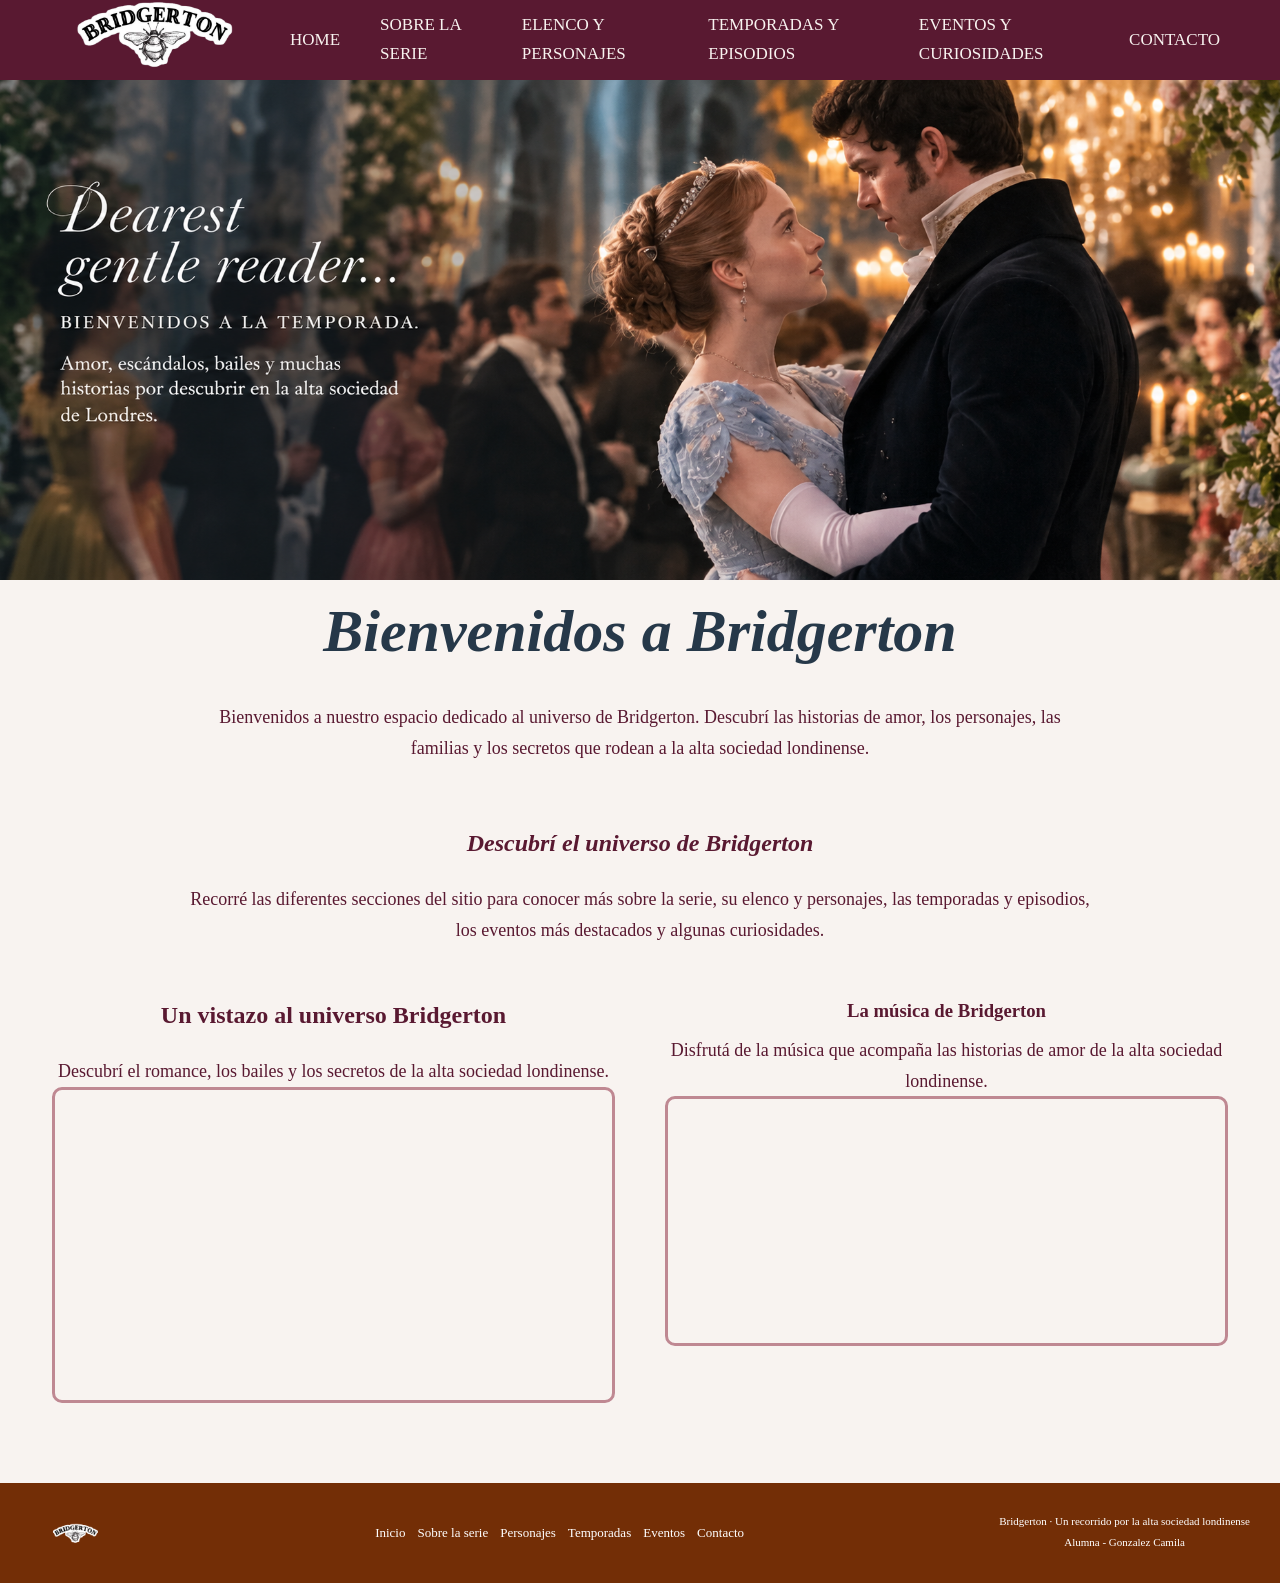
<file: index.html>
<!DOCTYPE html>
<html lang="es">
<head>
    <meta charset="UTF-8">
    <meta name="viewport" content="width=device-width, initial-scale=1.0">

    <title>BRIDGERTON</title>

    <link rel="stylesheet" href="./css/global.css">
    <link rel="stylesheet" href="./css/index.css">
    <link rel="icon" type="image/png" href="./Img/logo.png">
</head>

<body>
 <!-- ENCABEZADO Y NAVEGACIÓN -->
    <header>

        <nav>
            <a href="./index.html">
                <img class="logo" src="./Img/logo.png" alt="Logo de Bridgerton">
            </a>

            <a href="./index.html">HOME</a>
            <a href="./pages/sinapsis.html">SOBRE LA SERIE</a>
            <a href="./pages/personajes.html">ELENCO Y PERSONAJES</a>
            <a href="./pages/temporadas.html">TEMPORADAS Y EPISODIOS</a>
            <a href="./pages/eventos.html">EVENTOS Y CURIOSIDADES</a>
            <a href="./pages/contacto.html">CONTACTO</a>
        </nav>

    </header>

   <!-- IMAGEN PRINCIPAL -->
    <header class="portada">

        <img src="./Img/primera.png" alt="Escena de Bridgerton">

</header>

 <!-- CONTENIDO PRINCIPAL -->
    <main>

        <section>

            <h1><em>Bienvenidos a Bridgerton</em></h1>

            <p>
                Bienvenidos a nuestro espacio dedicado al universo de Bridgerton.
                Descubrí las historias de amor, los personajes, las familias y
                los secretos que rodean a la alta sociedad londinense.
            </p>

        </section>

        <section>

            <h2><em>Descubrí el universo de Bridgerton</em></h2>

            <p>
                Recorré las diferentes secciones del sitio para conocer más
                sobre la serie, su elenco y personajes, las temporadas y
                episodios, los eventos más destacados y algunas curiosidades.
            </p>

        </section>

<section class="multimedia">

    <div class="trailer">
        <h2>Un vistazo al universo Bridgerton</h2>

        <p>Descubrí el romance, los bailes y los secretos de la alta sociedad londinense.</p>

        <iframe
            src="https://www.youtube.com/embed/15KK0jSfDgE"
            title="Tráiler oficial de Bridgerton"
            allowfullscreen>
        </iframe>
    </div>

    <div class="musica">
        <h3>La música de Bridgerton</h3>

        <p>Disfrutá de la música que acompaña las historias de amor de la alta sociedad londinense.</p>

        <iframe
            src="https://open.spotify.com/embed/playlist/37i9dQZF1DX5Hl0iWtr5b3"
            width="100%"
            height="400"
            title="Música de Bridgerton"
            allow="autoplay; clipboard-write; encrypted-media; fullscreen; picture-in-picture"
            loading="lazy">
        </iframe>
    </div>

</section>
    </main>

   <!-- PIE DE PÁGINA -->
<footer class="pie-pagina">

    <div class="footer-logo">
        <img src="./Img/logo.png" alt="Logo de Bridgerton">
    </div>

    <div class="footer-enlaces">
        <a href="./index.html">Inicio</a>
        <a href="./pages/sinapsis.html">Sobre la serie</a>
        <a href="./pages/personajes.html">Personajes</a>
        <a href="./pages/temporadas.html">Temporadas</a>
        <a href="./pages/eventos.html">Eventos</a>
        <a href="./pages/contacto.html">Contacto</a>
    </div>

    <div class="footer-creditos">
        <p>Bridgerton · Un recorrido por la alta sociedad londinense</p>
        <p>Alumna - Gonzalez Camila</p>
    </div>

</footer>

</body>

</html>
</file>
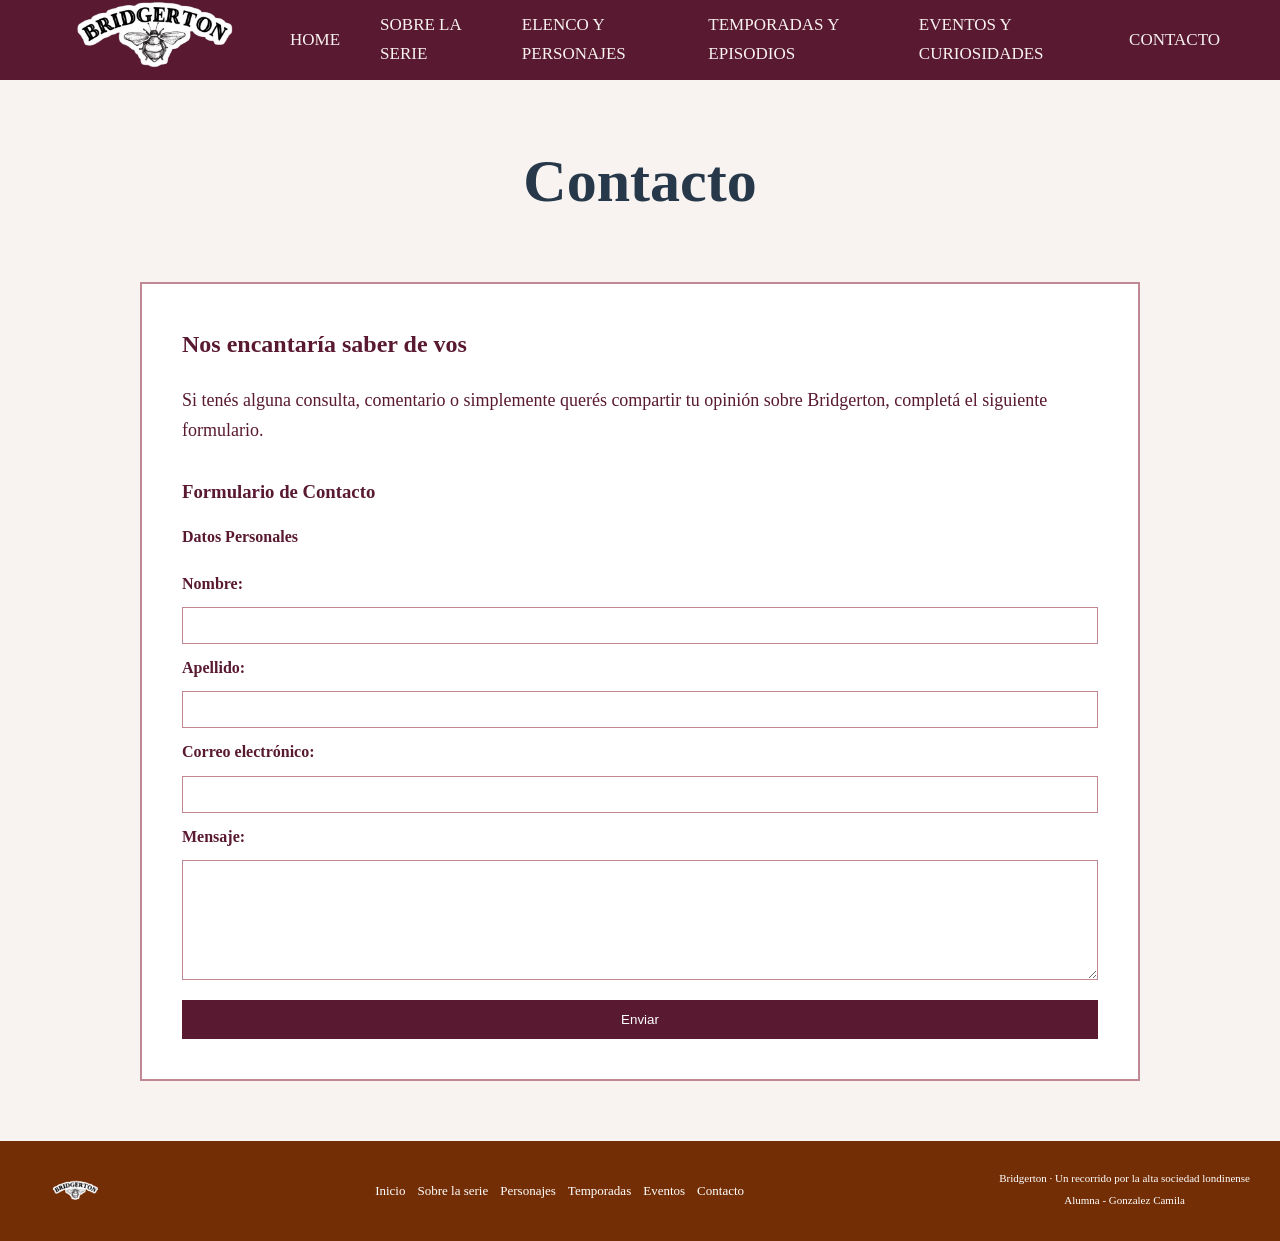
<file: pages/contacto.html>
<!DOCTYPE html>
<html lang="es">
<head>
    <meta charset="UTF-8">
    <meta name="viewport" content="width=device-width, initial-scale=1.0">
    <title>Contacto</title>
    <link rel="stylesheet" href="../css/global.css">
    <link rel="stylesheet" href="../css/contacto.css">
    <link rel="icon" type="image/png" href="../Img/logo.png">

</head>

<body>
    <header>
     <nav>
         <a href="../index.html"><img class="logo" src="../Img/logo.png" alt="Logo de Bridgerton"></a>
        <a href="../index.html">HOME</a>
        <a href="sinapsis.html">SOBRE LA SERIE</a>
    <a href="personajes.html">ELENCO Y PERSONAJES</a>
    <a href="temporadas.html">TEMPORADAS Y EPISODIOS</a>
    <a href="eventos.html">EVENTOS Y CURIOSIDADES</a>
    <a href="contacto.html">CONTACTO</a>
    </nav>
    </header>
    

<main>

    <h1>Contacto</h1>

<section>
    <h2>Nos encantaría saber de vos</h2>
    <p>
    Si tenés alguna consulta, comentario o simplemente querés compartir
    tu opinión sobre Bridgerton, completá el siguiente formulario.
</p>

    <h3>Formulario de Contacto</h3>

    <h4>Datos Personales</h4>

 <form action="gracias.html" method="get">

    <label for="nombre">Nombre:</label>
    <input type="text" id="nombre" name="nombre" required>

    <label for="apellido">Apellido:</label>
    <input type="text" id="apellido" name="apellido" required>

    <label for="email">Correo electrónico:</label>
    <input type="email" id="email" name="email" required>

    <label for="mensaje">Mensaje:</label>
    <textarea id="mensaje" name="mensaje" required minlength="10"></textarea>

    <button type="submit">Enviar</button>

</form>

</section>

</main>

<footer class="pie-pagina">

    <div class="footer-logo">
        <img src="../Img/logo.png" alt="Logo de Bridgerton">
    </div>

    <div class="footer-enlaces">
        <a href="../index.html">Inicio</a>
        <a href="sinapsis.html">Sobre la serie</a>
        <a href="personajes.html">Personajes</a>
        <a href="temporadas.html">Temporadas</a>
        <a href="eventos.html">Eventos</a>
        <a href="contacto.html">Contacto</a>
    </div>

    <div class="footer-creditos">
        <p>Bridgerton · Un recorrido por la alta sociedad londinense</p>
        <p>Alumna - Gonzalez Camila</p>
    </div>

</footer>



    
</body>
</html>
</file>
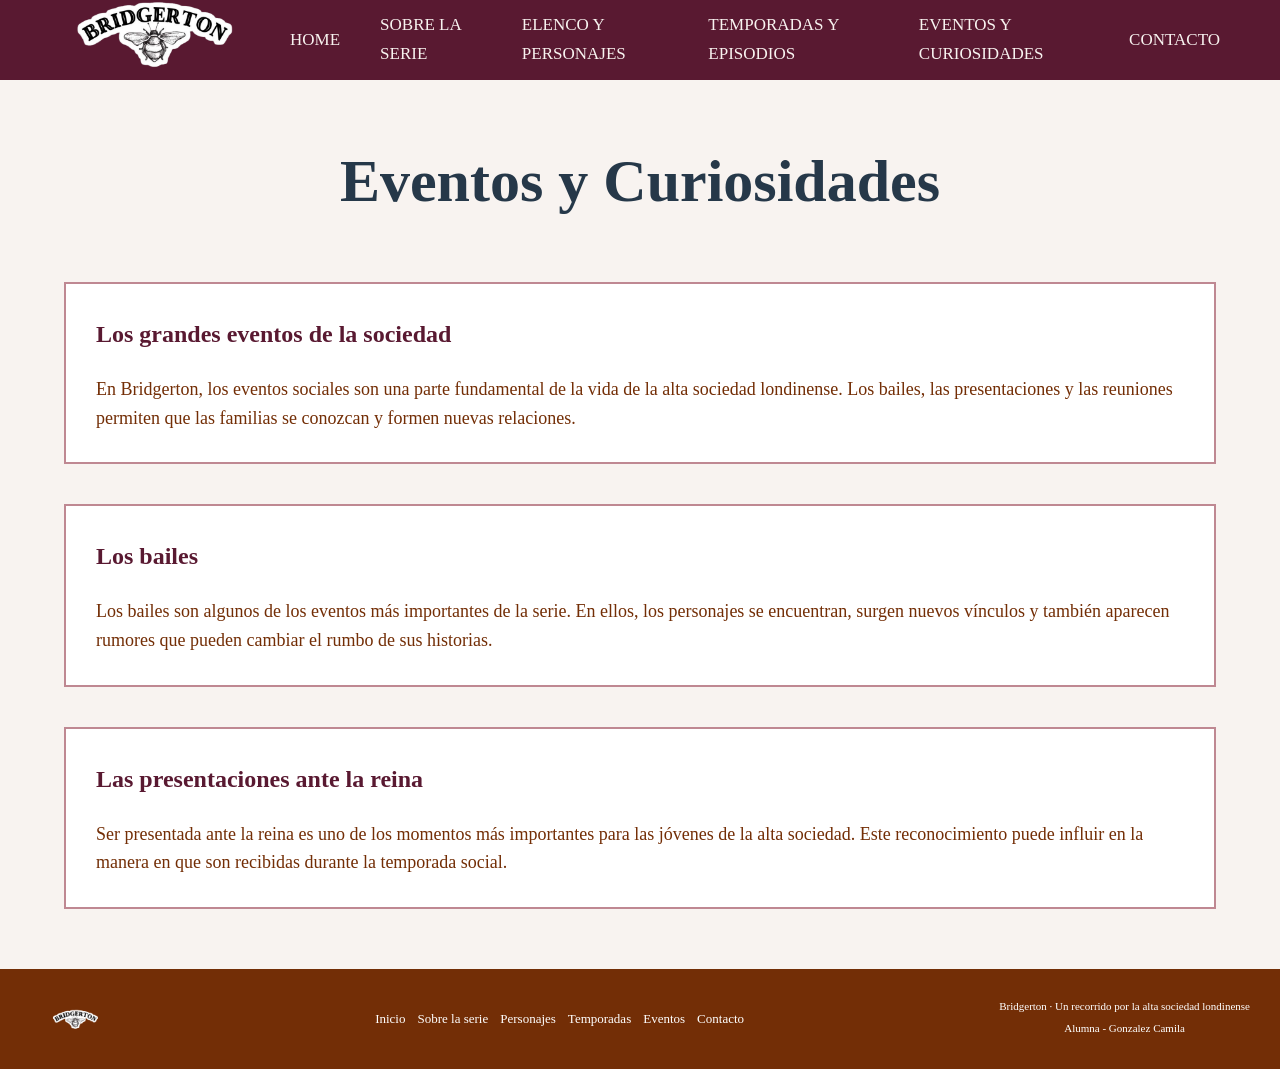
<file: pages/eventos.html>
<!DOCTYPE html>
<html lang="es">
<head>
    <meta charset="UTF-8">
    <meta name="viewport" content="width=
    , initial-scale=1.0">
   <title>Eventos y curiosidades - Bridgerton</title>
<link rel="stylesheet" href="../css/global.css">
<link rel="stylesheet" href="../css/eventos.css">
<link rel="icon" type="image/png" href="../Img/logo.png">

</head>
<body>
    <header>
    
 <nav>
    
 <a href="../index.html">
        <img class="logo" src="../Img/logo.png" alt="Logo de Bridgerton">
    </a>

    <a href="../index.html">HOME</a>
    <a href="sinapsis.html">SOBRE LA SERIE</a>
    <a href="personajes.html">ELENCO Y PERSONAJES</a>
    <a href="temporadas.html">TEMPORADAS Y EPISODIOS</a>
    <a href="eventos.html">EVENTOS Y CURIOSIDADES</a>
    <a href="contacto.html">CONTACTO</a>
    </nav>
    </header>

    <main>
<h1>Eventos y Curiosidades</h1>

<section>
    <h2>Los grandes eventos de la sociedad</h2>
    <p>
        En Bridgerton, los eventos sociales son una parte fundamental de la vida de la alta sociedad londinense.
        Los bailes, las presentaciones y las reuniones permiten que las familias se conozcan y formen nuevas relaciones.
    </p>

</section>
 
<section>
    <h2>Los bailes</h2>
    <p>
        Los bailes son algunos de los eventos más importantes de la serie.
        En ellos, los personajes se encuentran, surgen nuevos vínculos y también aparecen rumores que pueden cambiar el rumbo de sus historias.
    </p>
</section>

<section>
    <h2>Las presentaciones ante la reina</h2>
    <p>
        Ser presentada ante la reina es uno de los momentos más importantes para las jóvenes de la alta sociedad.
        Este reconocimiento puede influir en la manera en que son recibidas durante la temporada social.
    </p>
</section>

    </main>

 <footer class="pie-pagina">

    <div class="footer-logo">
        <img src="../Img/logo.png" alt="Logo de Bridgerton">
    </div>

    <div class="footer-enlaces">
        <a href="../index.html">Inicio</a>
        <a href="sinapsis.html">Sobre la serie</a>
        <a href="personajes.html">Personajes</a>
        <a href="temporadas.html">Temporadas</a>
        <a href="eventos.html">Eventos</a>
        <a href="contacto.html">Contacto</a>
    </div>

    <div class="footer-creditos">
        <p>Bridgerton · Un recorrido por la alta sociedad londinense</p>
        <p>Alumna - Gonzalez Camila</p>
    </div>

</footer>
</body>
</html>
</file>
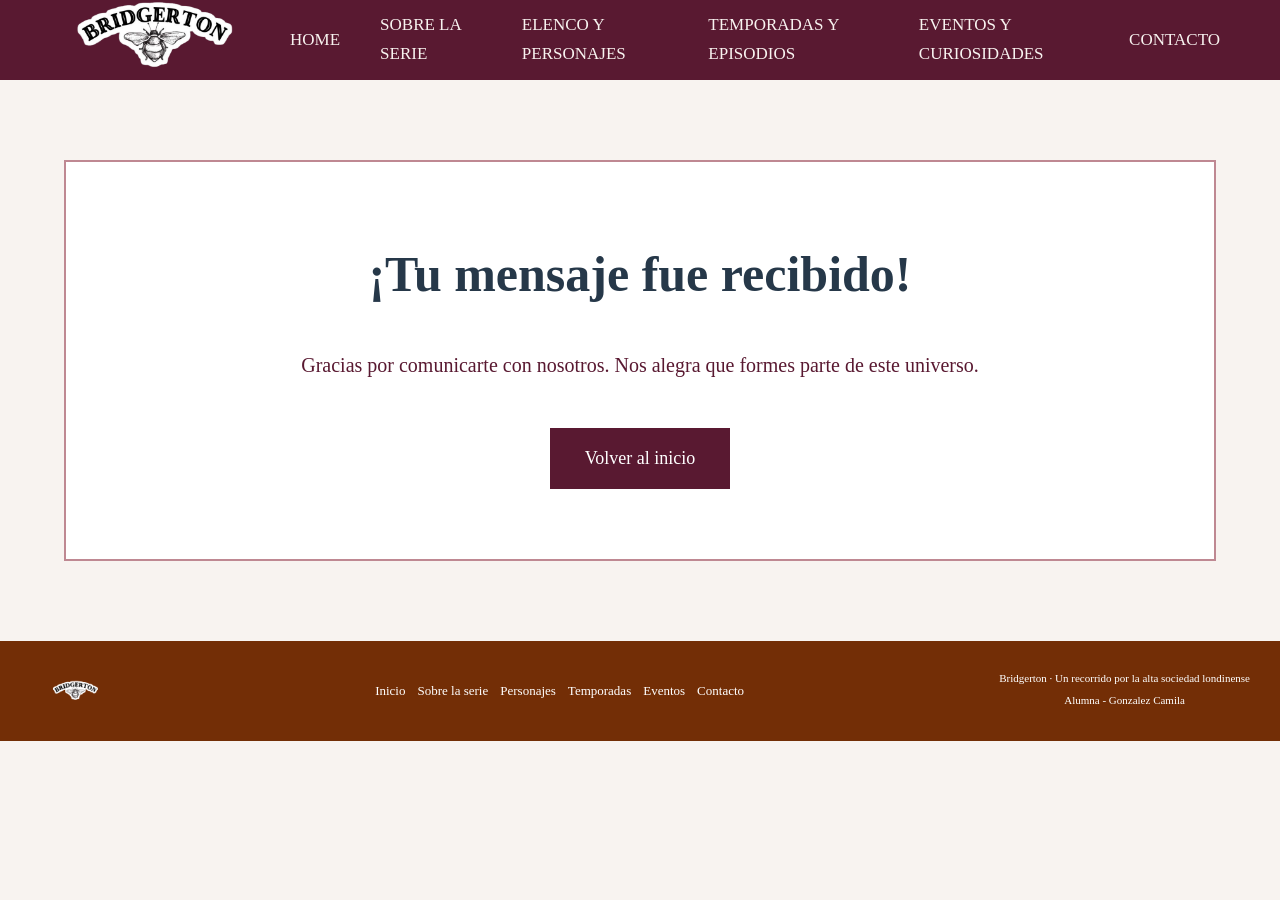
<file: pages/gracias.html>
<!DOCTYPE html>
<html lang="es">
<head>
    <meta charset="UTF-8">
    <meta name="viewport" content="width=device-width, initial-scale=1.0">
    <title>Bridgerton - Mensaje recibido</title>

     <link rel="stylesheet" href="../css/global.css">
    <link rel="stylesheet" href="../css/gracias.css">
    <link rel="icon" type="image/png" href="../Img/logo.png">
</head>


<body>
    <header>

     <nav>

        <a href="../index.html">
            <img class="logo" src="../Img/logo.png" alt="Logo de Bridgerton">
        </a>

        <a href="../index.html">HOME</a>
        <a href="sinapsis.html">SOBRE LA SERIE</a>
        <a href="personajes.html">ELENCO Y PERSONAJES</a>
        <a href="temporadas.html">TEMPORADAS Y EPISODIOS</a>
        <a href="eventos.html">EVENTOS Y CURIOSIDADES</a>
        <a href="contacto.html">CONTACTO</a>

    </nav>

</header>

<main>
     <section class="confirmacion">

        <h1>¡Tu mensaje fue recibido!</h1>

        <p>
            Gracias por comunicarte con nosotros.
            Nos alegra que formes parte de este universo.
        </p>

        <a href="../index.html">Volver al inicio</a>

    </section>
</main>

<footer class="pie-pagina">

    <div class="footer-logo">
        <img src="../Img/logo.png" alt="Logo de Bridgerton">
    </div>

    <div class="footer-enlaces">
        <a href="../index.html">Inicio</a>
        <a href="sinapsis.html">Sobre la serie</a>
        <a href="personajes.html">Personajes</a>
        <a href="temporadas.html">Temporadas</a>
        <a href="eventos.html">Eventos</a>
        <a href="contacto.html">Contacto</a>
    </div>

    <div class="footer-creditos">
        <p>Bridgerton · Un recorrido por la alta sociedad londinense</p>
        <p>Alumna - Gonzalez Camila</p>
    </div>

</footer>

</body>

</html>
</file>
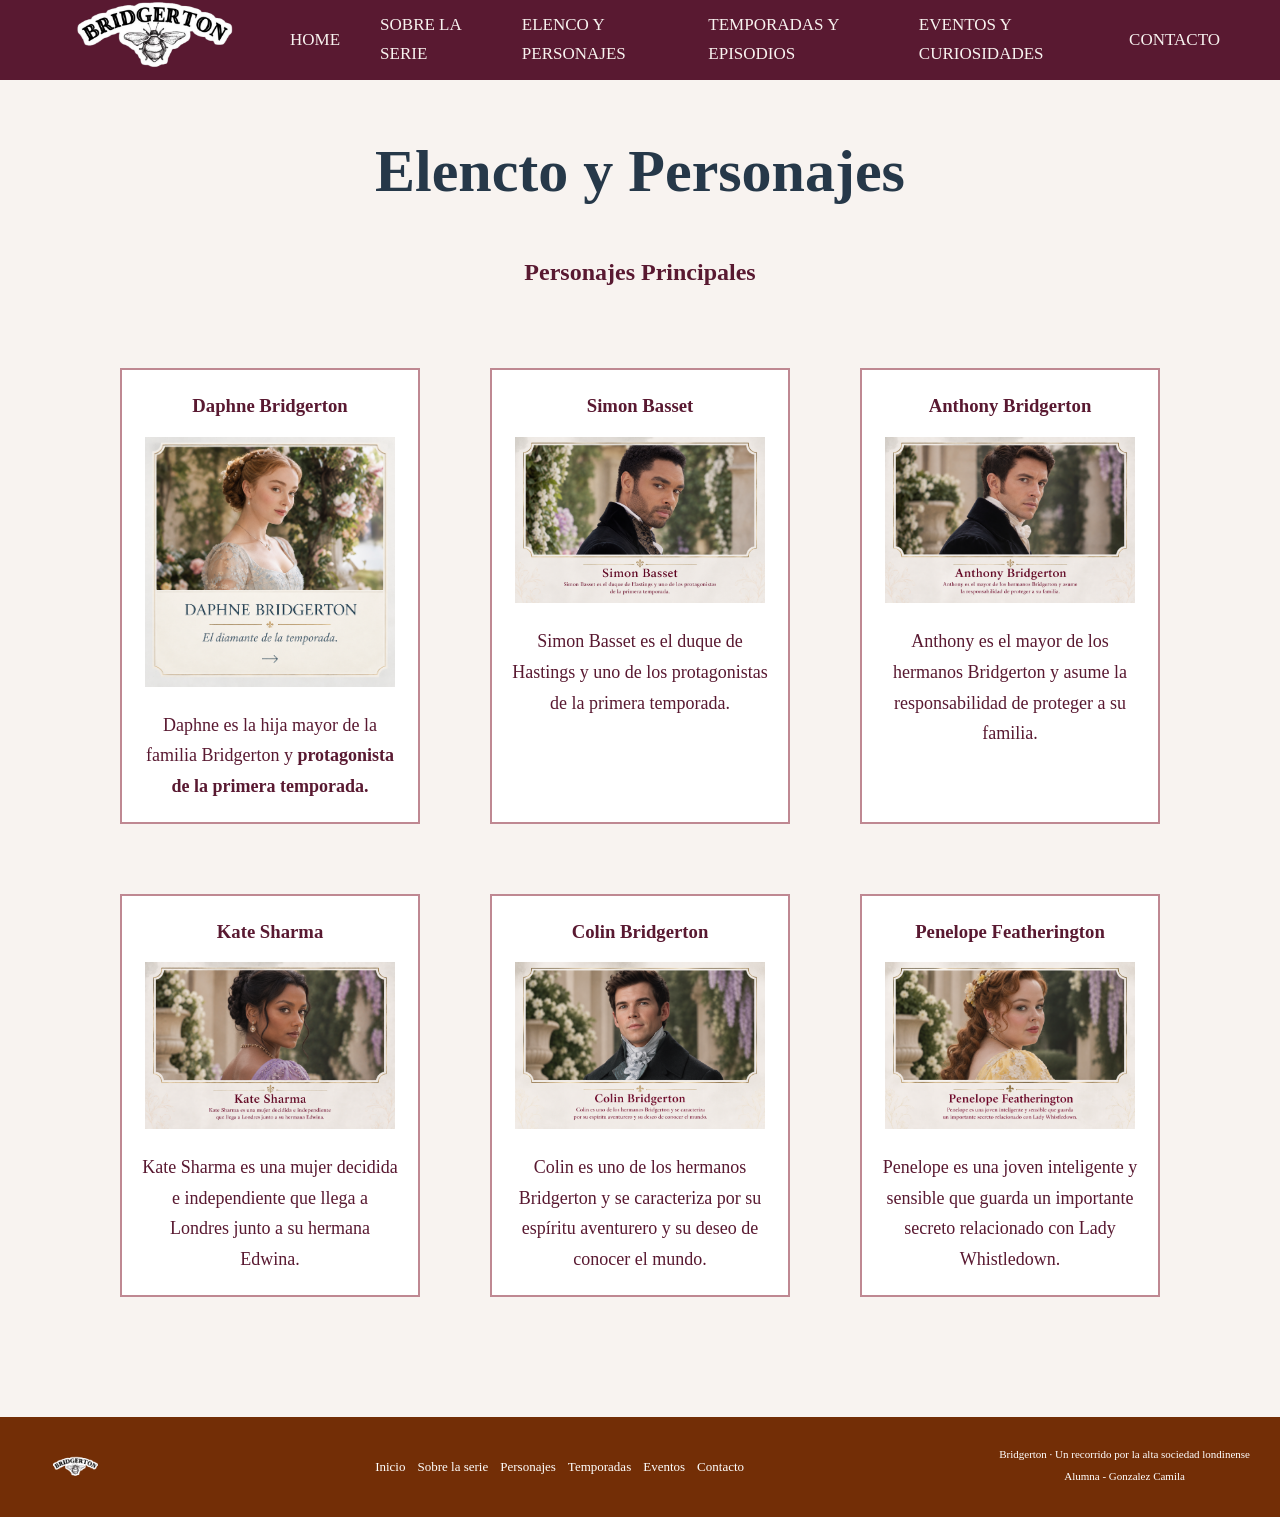
<file: pages/personajes.html>
<!DOCTYPE html>
<html lang="es">
<head>
    <meta charset="UTF-8">
    <meta name="viewport" content="width=device-width, initial-scale=1.0">
    <title> ELENCO Y PERSONAJES</title>
    <link rel="stylesheet" href="../css/global.css">
   <link rel="stylesheet" href="../css/personajes.css">
   <link rel="icon" type="image/png" href="../Img/logo.png">

</head>

<body>
    <header>
   <nav>
   <a href="../index.html"><img class="logo" src="../Img/logo.png" alt="Logo de Bridgerton"></a>
    <a href="../index.html">HOME</a>
    <a href="sinapsis.html">SOBRE LA SERIE</a>
    <a href="personajes.html">ELENCO Y PERSONAJES</a>
    <a href="temporadas.html">TEMPORADAS Y EPISODIOS</a>
    <a href="eventos.html">EVENTOS Y CURIOSIDADES</a>
    <a href="contacto.html">CONTACTO</a>
    </nav>
    </header>

    <main> <!-- Ocupamos section o article segun el contenido  -->
        <h1>Elencto y Personajes</h1>

 <section class="personajes">

  <h2>Personajes Principales</h2>

 <article>
    <h3>Daphne Bridgerton</h3>
<img src="../Img/Daphe.png" alt="Daphne Bridgerton">

<p> Daphne es la hija mayor  de la familia Bridgerton y <strong>protagonista de la primera temporada.</strong>
</article>
<article>
    <h3>Simon Basset</h3>
    <img src="../Img/simon.png" alt="Simon Basset">
    <p>Simon Basset es el duque de Hastings y uno de los protagonistas de la primera temporada.</p>
</article>

<article>
    <h3>Anthony Bridgerton</h3>
    <img src="../Img/anthony.png" alt="Anthony Bridgerton">
    <p>Anthony es el mayor de los hermanos Bridgerton y asume la responsabilidad de proteger a su familia.</p>
</article>

<article>
    <h3>Kate Sharma</h3>
    <img src="../Img/kate.png" alt="Kate Sharma">
    <p>Kate Sharma es una mujer decidida e independiente que llega a Londres junto a su hermana Edwina.</p>
</article>

<article>
    <h3>Colin Bridgerton</h3>
    <img src="../Img/colin.png" alt="Colin Bridgerton">
    <p>Colin es uno de los hermanos Bridgerton y se caracteriza por su espíritu aventurero y su deseo de conocer el mundo.</p>
</article>

<article>
    <h3>Penelope Featherington</h3>
    <img src="../Img/penelope.png" alt="Penelope Featherington">
    <p>Penelope es una joven inteligente y sensible que guarda un importante secreto relacionado con Lady Whistledown.</p>
</article>

 </section>


    </main>
   

   
  <footer class="pie-pagina">

    <div class="footer-logo">
        <img src="../Img/logo.png" alt="Logo de Bridgerton">
    </div>

    <div class="footer-enlaces">
        <a href="../index.html">Inicio</a>
        <a href="sinapsis.html">Sobre la serie</a>
        <a href="personajes.html">Personajes</a>
        <a href="temporadas.html">Temporadas</a>
        <a href="eventos.html">Eventos</a>
        <a href="contacto.html">Contacto</a>
    </div>

    <div class="footer-creditos">
        <p>Bridgerton · Un recorrido por la alta sociedad londinense</p>
        <p>Alumna - Gonzalez Camila</p>
    </div>

</footer>

</footer>


</html>
</file>
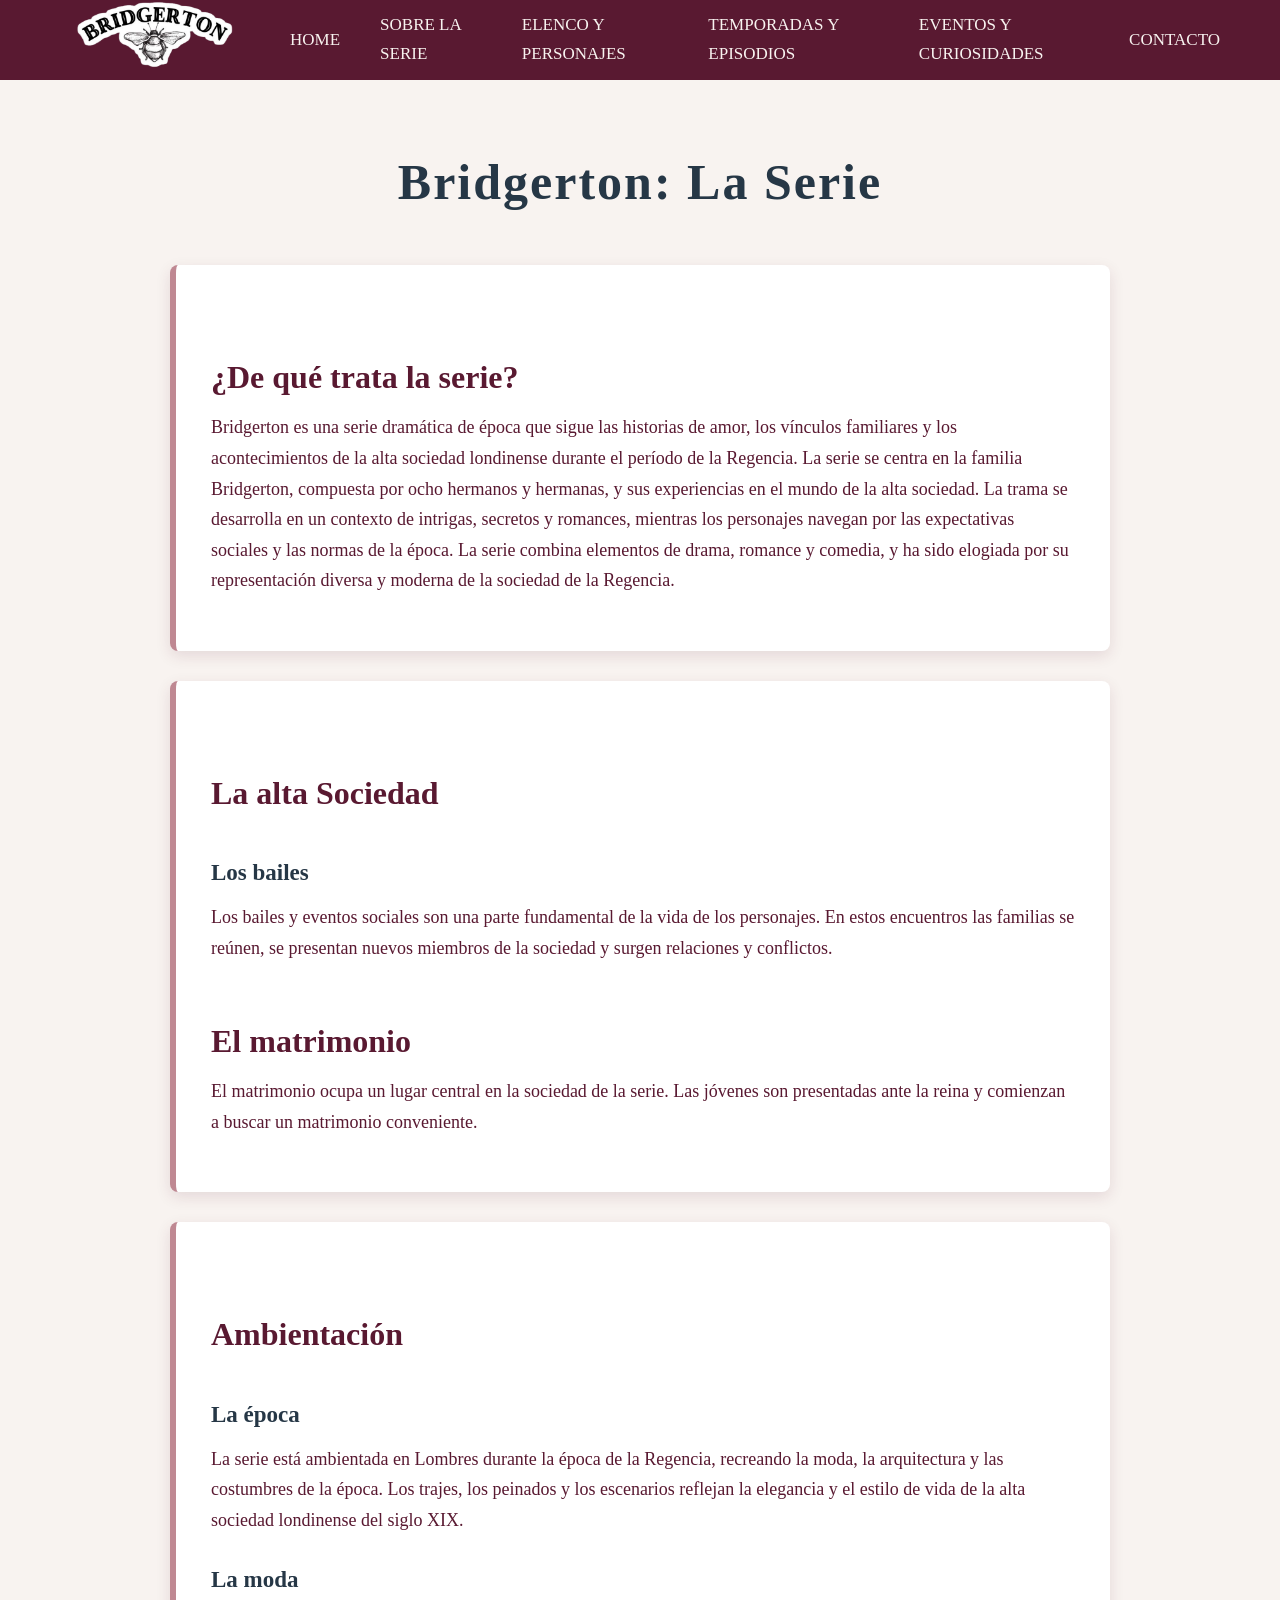
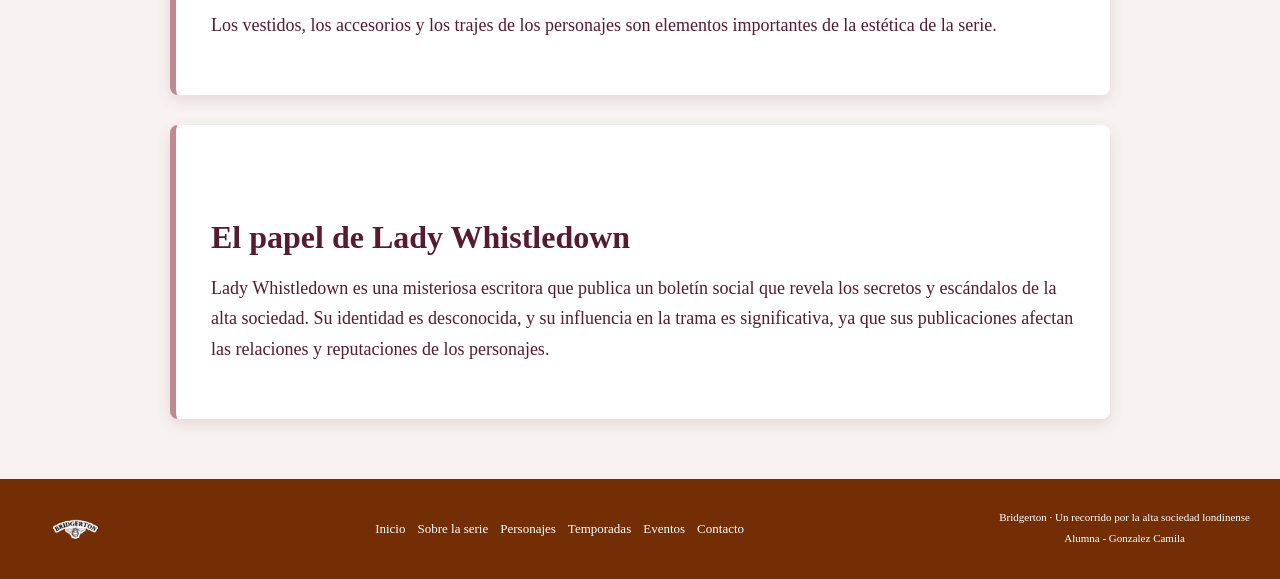
<file: pages/sinapsis.html>
<!DOCTYPE html>
<html lang="es">
<head>
    <meta charset="UTF-8">
    <meta name="viewport" content="width=device-width, initial-scale=1.0">
    <title>SOBRE LA SERIE</title>
    <link rel="stylesheet" href="../css/global.css">
    <link rel="stylesheet" href="../css/sinapsis.css">
    <link rel="icon" type="image/png" href="../Img/logo.png">


</head>
<body>
    
    <header>
  <nav>
     <a href="../index.html"><img class="logo" src="../Img/logo.png" alt="Logo de Bridgerton"></a>
    <a href="../index.html">HOME</a>
    <a href="sinapsis.html">SOBRE LA SERIE</a>
    <a href="personajes.html">ELENCO Y PERSONAJES</a>
    <a href="temporadas.html">TEMPORADAS Y EPISODIOS</a>
    <a href="eventos.html">EVENTOS Y CURIOSIDADES</a>
    <a href="contacto.html">CONTACTO</a>
    </nav>
    
    </header>
  

    <main> <!-- Ocupamos section o article segun el contenido  -->
        <H1>Bridgerton: La Serie </H1>
        <section>

            <h2>¿De qué trata la serie?</h2>
<p>
 Bridgerton es una serie dramática de época que sigue las historias de amor, los vínculos familiares y los acontecimientos de la alta
    sociedad londinense durante el período de la Regencia.
     La serie se centra en la familia Bridgerton, compuesta por ocho hermanos y hermanas, y sus experiencias en el mundo de la alta sociedad.
     La trama se desarrolla en un contexto de intrigas, secretos y romances, mientras los personajes navegan por las expectativas sociales y las normas de la época. 
     La serie combina elementos de drama, romance y comedia, y ha sido elogiada por su representación diversa y moderna de la sociedad de la Regencia.   
 </p>
        </section>
 
   <section>
<h2>La alta Sociedad</h2>
<h3>Los bailes</h3>

<p>Los bailes y eventos sociales son una parte fundamental de la vida  de los personajes. En estos encuentros las familias se reúnen, se presentan nuevos miembros de la sociedad y surgen relaciones y conflictos.</p>


<h2>El matrimonio</h2>
<p>El matrimonio ocupa un lugar central en la sociedad de la serie.
        Las jóvenes son presentadas ante la reina y comienzan a buscar
        un matrimonio conveniente.</p>


   </section>

<section>


<h2>Ambientación</h2>
<h3>La época</h3>
<p>La serie está ambientada en Lombres durante la época de la Regencia,  recreando la moda, la arquitectura y las costumbres de la época. Los trajes, los peinados y los escenarios reflejan la elegancia y el estilo de vida de la alta sociedad londinense del siglo XIX.</p>
<h3>La moda</h3>
<p>Los vestidos, los accesorios y los trajes de los personajes son elementos importantes de la estética de la serie.</p>

</section>

<section>

<h2>El papel de Lady Whistledown</h2>
<p>Lady Whistledown es una misteriosa escritora que publica un boletín social que revela los secretos y escándalos de la alta sociedad. Su identidad es desconocida, y su influencia en la trama es significativa, ya que sus publicaciones afectan las relaciones y reputaciones de los personajes.</p>

</section>



</main>
   

  <footer class="pie-pagina">

    <div class="footer-logo">
        <img src="../Img/logo.png" alt="Logo de Bridgerton">
    </div>

    <div class="footer-enlaces">
        <a href="../index.html">Inicio</a>
        <a href="sinapsis.html">Sobre la serie</a>
        <a href="personajes.html">Personajes</a>
        <a href="temporadas.html">Temporadas</a>
        <a href="eventos.html">Eventos</a>
        <a href="contacto.html">Contacto</a>
    </div>

    <div class="footer-creditos">
        <p>Bridgerton · Un recorrido por la alta sociedad londinense</p>
        <p>Alumna - Gonzalez Camila</p>
    </div>

</footer>
    
</body>
</html>
</file>
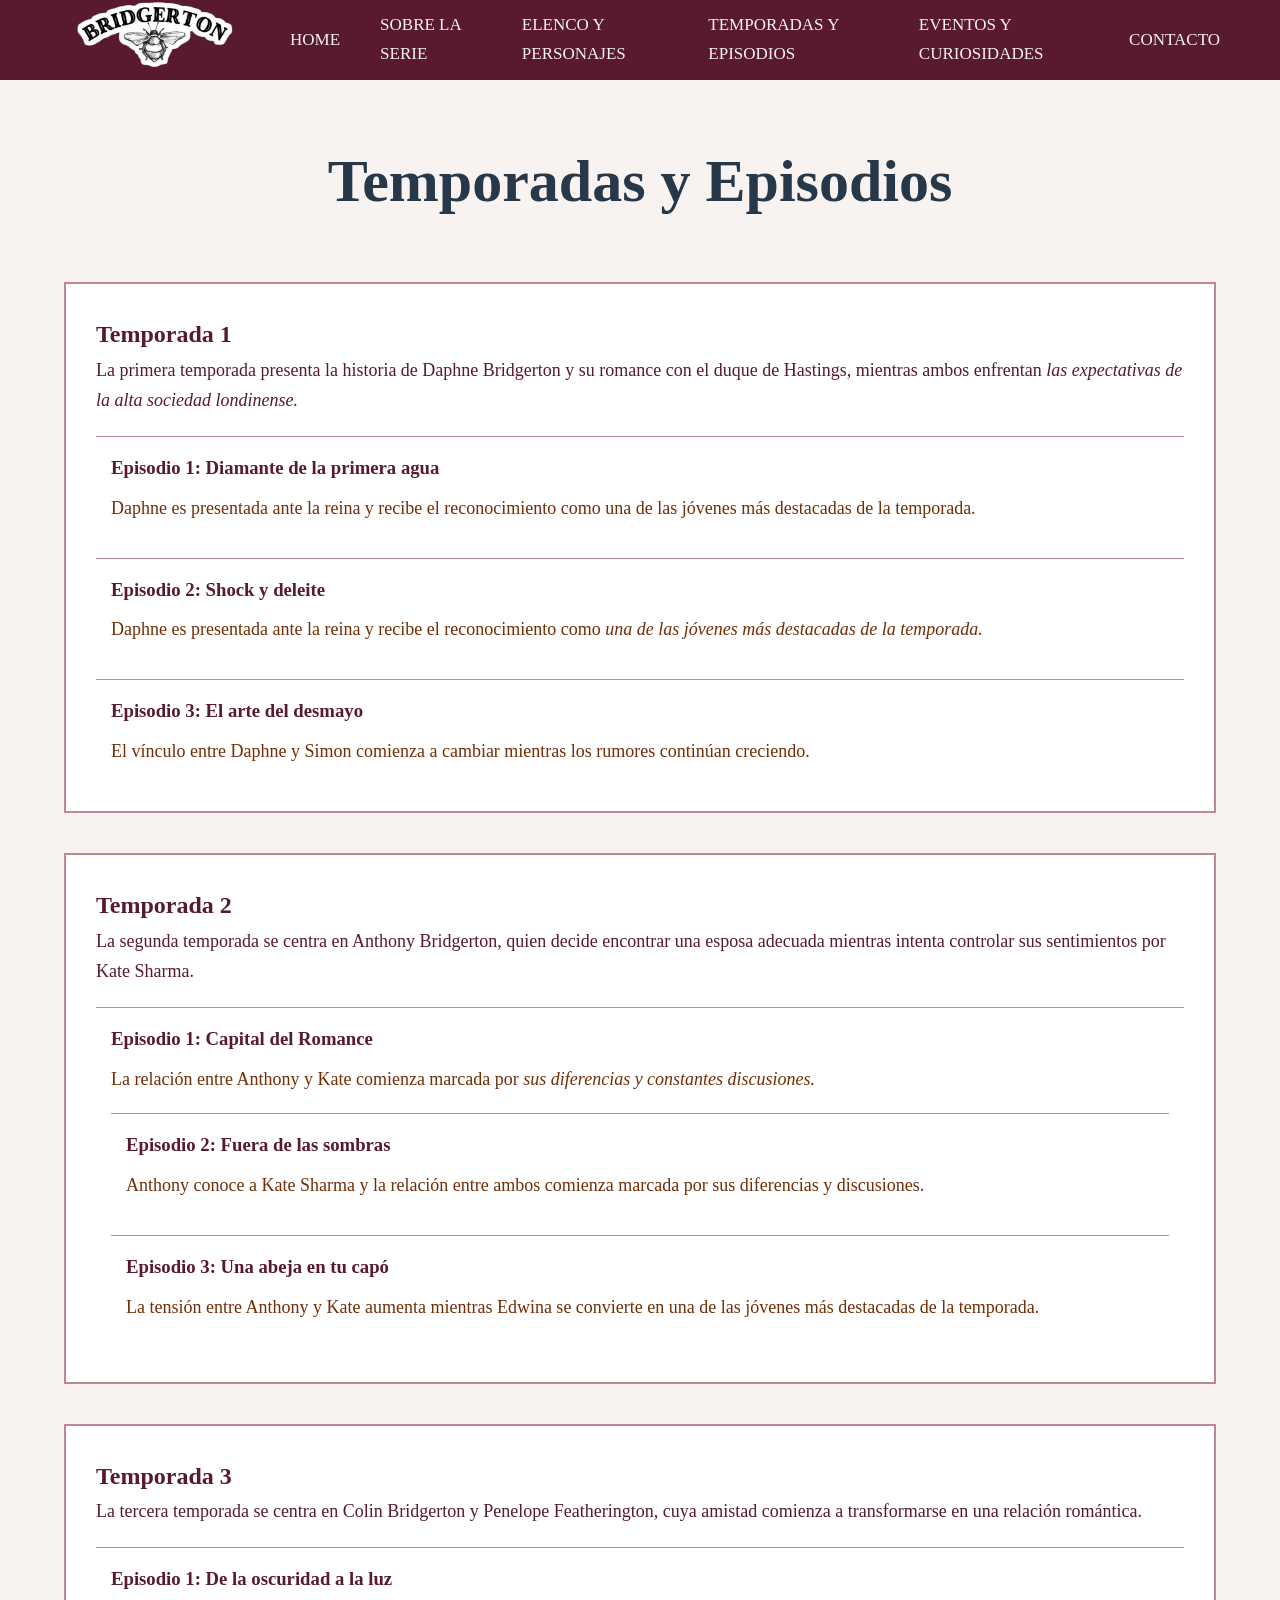
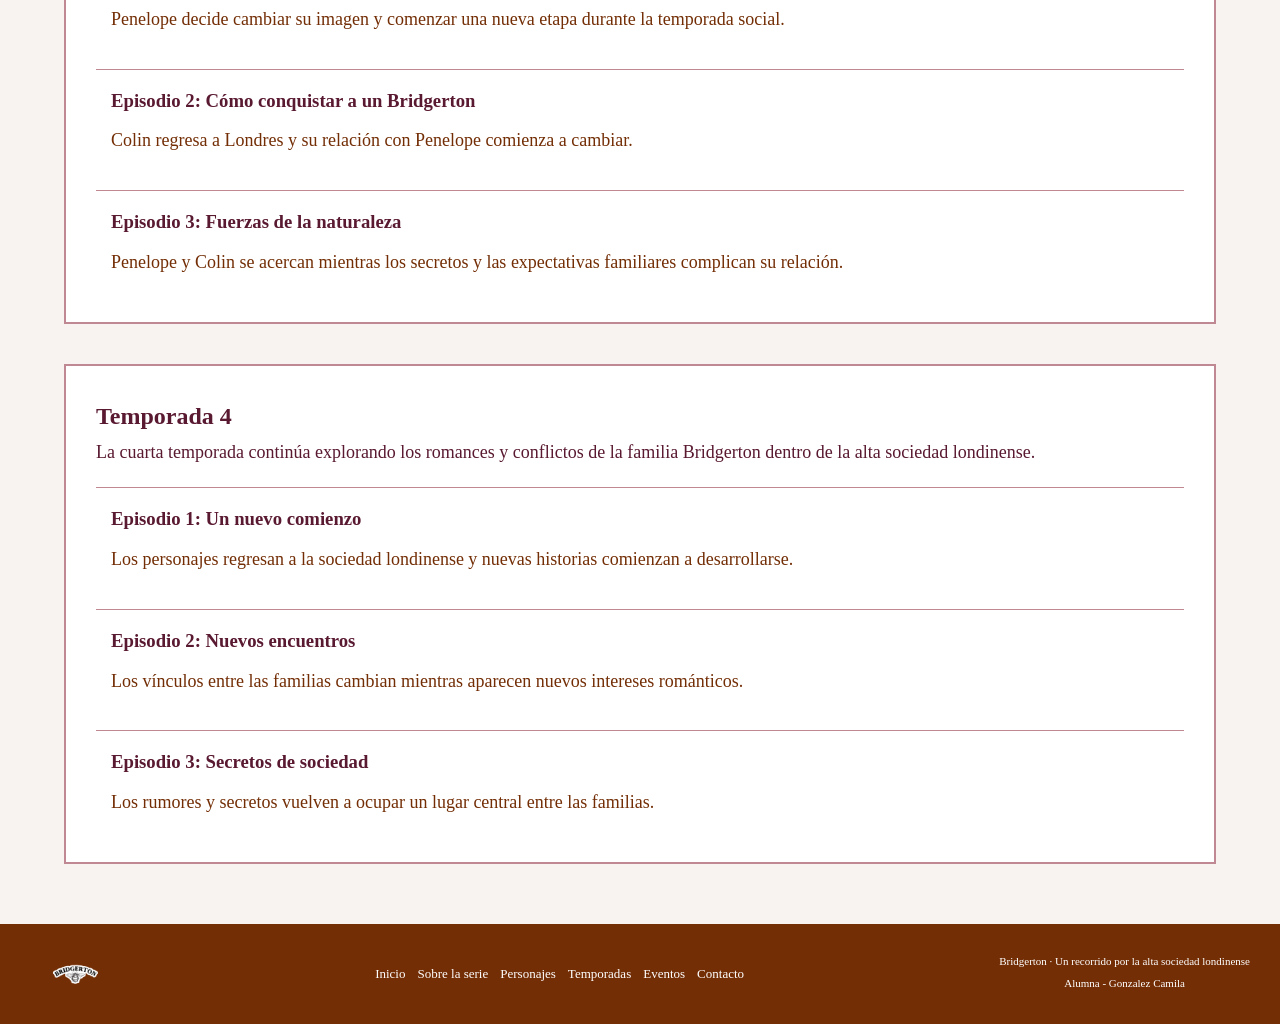
<file: pages/temporadas.html>
<!DOCTYPE html>
<html lang="es">
<head>
    <meta charset="UTF-8">
    <meta name="viewport" content="width=device-width, initial-scale=1.0">
    <title>TEMPORADAS Y EPISODIOS</title>
    <link rel="stylesheet" href="../css/global.css">
    <link rel="stylesheet" href="../css/temporadas.css">
    <link rel="icon" type="image/png" href="../Img/logo.png">

</head>
<body>
 <header>
     <nav>
     <a href="../index.html">
     <img class="logo" src="../Img/logo.png" alt="Logo de Bridgerton">
     </a>

     <a href="../index.html">HOME</a>
     <a href="sinapsis.html">SOBRE LA SERIE</a>
     <a href="personajes.html">ELENCO Y PERSONAJES</a>
     <a href="temporadas.html">TEMPORADAS Y EPISODIOS</a>
     <a href="eventos.html">EVENTOS Y CURIOSIDADES</a>
     <a href="contacto.html">CONTACTO</a>
     </nav>
    </header>

    <main> <!-- Ocupamos section o article segun el contenido  -->

<h1>Temporadas y Episodios</h1>

<section>
    <h2>Temporada 1</h2>

    <p>La primera temporada presenta la historia de Daphne Bridgerton y su romance con el duque de Hastings, mientras ambos enfrentan <em>las expectativas de la alta sociedad londinense.</em></p>

    <article>
        <h3>Episodio 1: Diamante de la primera agua</h3>
        <p>Daphne es presentada ante la reina y recibe el reconocimiento como una de las jóvenes más destacadas de la temporada.</p>
    </article>

    <article>
        <h3>Episodio 2: Shock y deleite</h3>
       <p>Daphne es presentada ante la reina y recibe el reconocimiento como <em>una de las jóvenes más destacadas de la temporada.</em></p>
    </article>

    <article>
        <h3>Episodio 3: El arte del desmayo</h3>
        <p>El vínculo entre Daphne y Simon comienza a cambiar mientras los rumores continúan creciendo.</p>
    </article>
</section>

<section>
    <h2>Temporada 2</h2>

    <p>La segunda temporada se centra en Anthony Bridgerton, quien decide encontrar una esposa adecuada mientras intenta controlar sus sentimientos por Kate Sharma.</p>

    <article>
        <h3>Episodio 1: Capital del Romance</h3>
       <p>La relación entre Anthony y Kate comienza marcada por <em>sus diferencias y constantes discusiones.</em></p>

    <article>
        <h3>Episodio 2: Fuera de las sombras</h3>
        <p>Anthony conoce a Kate Sharma y la relación entre ambos comienza marcada por sus diferencias y discusiones.</p>
    </article>

    <article>
        <h3>Episodio 3: Una abeja en tu capó</h3>
        <p>La tensión entre Anthony y Kate aumenta mientras Edwina se convierte en una de las jóvenes más destacadas de la temporada.</p>
    </article>
</section>


<section>
    <h2>Temporada 3</h2>

    <p>La tercera temporada se centra en Colin Bridgerton y Penelope Featherington, cuya amistad comienza a transformarse en una relación romántica.</p>

    <article>
        <h3>Episodio 1: De la oscuridad a la luz</h3>
        <p>Penelope decide cambiar su imagen y comenzar una nueva etapa durante la temporada social.</p>
    </article>

    <article>
        <h3>Episodio 2: Cómo conquistar a un Bridgerton</h3>
        <p>Colin regresa a Londres y su relación con Penelope comienza a cambiar.</p>
    </article>

    <article>
        <h3>Episodio 3: Fuerzas de la naturaleza</h3>
        <p>Penelope y Colin se acercan mientras los secretos y las expectativas familiares complican su relación.</p>
    </article>
</section>


<section>
    <h2>Temporada 4</h2>

    <p>La cuarta temporada continúa explorando los romances y conflictos de la familia Bridgerton dentro de la alta sociedad londinense.</p>

    <article>
        <h3>Episodio 1: Un nuevo comienzo</h3>
        <p>Los personajes regresan a la sociedad londinense y nuevas historias comienzan a desarrollarse.</p>
    </article>

    <article>
        <h3>Episodio 2: Nuevos encuentros</h3>
        <p>Los vínculos entre las familias cambian mientras aparecen nuevos intereses románticos.</p>
    </article>

    <article>
        <h3>Episodio 3: Secretos de sociedad</h3>
        <p>Los rumores y secretos vuelven a ocupar un lugar central entre las familias.</p>
    </article>
</section>

    </main>
   

 <footer class="pie-pagina">

    <div class="footer-logo">
        <img src="../Img/logo.png" alt="Logo de Bridgerton">
    </div>

    <div class="footer-enlaces">
        <a href="../index.html">Inicio</a>
        <a href="sinapsis.html">Sobre la serie</a>
        <a href="personajes.html">Personajes</a>
        <a href="temporadas.html">Temporadas</a>
        <a href="eventos.html">Eventos</a>
        <a href="contacto.html">Contacto</a>
    </div>

    <div class="footer-creditos">
        <p>Bridgerton · Un recorrido por la alta sociedad londinense</p>
        <p>Alumna - Gonzalez Camila</p>
    </div>

</footer>

</body>
</html>
</file>
<file: css/global.css>
body {
    background-color: #f8f3f0;  /*FONDO*/
    color: #591931;  /*TEXTO*/ 
    font-family: Georgia, 'Times New Roman', Times, serif;
    line-height: 1.7;
}

a {
    color: #591931;
    text-decoration: none;
}

*{
   margin: 0;
    padding: 0;
    box-sizing: border-box;
}
nav a {
    color: #f8f3f0;
    text-decoration: none;
    margin: 0 20px;
    font-size: 17px;
    display: inline-block;
    transition: color 0.3s ease, transform 0.3s ease;
}

nav a:hover {
    color: #bf8892;
    transform: translateY(-3px);
}

/* FOOTER */

.pie-pagina {
    width: 100%;
    min-height: 100px;
    background-color: #732E06;
    padding: 15px 30px;
    display: flex;
    align-items: center;
    justify-content: space-between;
    gap: 15px;
}

.pie-pagina .footer-logo img {
    width: 90px;
    height: 55px;
    object-fit: contain;
    display: block;
}

.footer-enlaces {
    display: flex;
    flex-wrap: wrap;
    justify-content: center;
    gap: 12px;
}

.footer-enlaces a {
    color: white;
    font-size: 13px;
}

.footer-creditos {
    text-align: center;
}

.footer-creditos p {
    color: white;
    font-size: 11px;
    margin-bottom: 3px;
}

nav{
height: 80px;
    display: flex;
    align-items: center;
    justify-content: space-between;
    padding: 10px 40px;
    background-color: #591931;
}

nav .logo{
  width: 190px;
    height: auto;
    object-fit: contain;

} 

/* Animación de aparición de títulos */

main h1 {
    animation: aparecer 1s ease;
}

@keyframes aparecer {
    from {
        opacity: 0;
        transform: translateY(20px);
    }

    to {
        opacity: 1;
        transform: translateY(0);
    }
}

main p {
    color: #591931;
    font-size: 18px;
}
</file>
<file: css/index.css>
.portada {
    width: 100%;
    height: 500px;
    overflow: hidden;
}

.portada img {
    width: 100%;
    height: 100%;
    object-fit: cover;
    object-position: center;
    display: block;
}

main section{

 text-align: center;
    max-width: 900px;
    margin: auto;
}

main h1 {
    color: #263849;
    font-size: 60px;
    text-align: center;
    margin-bottom: 20px;
}


main h2 {
    color: #591931;
    text-align: center;
    margin-top: 60px;
    margin-bottom: 20px;
}

main section:last-child {
    margin-bottom: 60px;
}

.multimedia {
    display: flex;
    align-items: flex-start;
    justify-content: center;
    gap: 50px;
    width: 95%;
    max-width: 1600px;
    margin: 30px auto 60px;
    padding: 20px;
}

.multimedia .trailer,
.multimedia .musica {
    flex: 1;
    min-width: 0;
    margin: 0;
    max-width: none;
}

.multimedia iframe {
    width: 100%;
    border: 3px solid #BF8892;
    border-radius: 10px;
    display: block;
}

.multimedia .trailer iframe {
    aspect-ratio: 16 / 9;
    height: auto;
}

.multimedia .musica iframe {
    height: 250px;
}

@media (max-width: 768px) {
    .multimedia {
        flex-direction: column;
    }

    .multimedia .trailer,
    .multimedia .musica {
        width: 100%;
    }
}
.multimedia .musica iframe {
    height: 250px;
}

.multimedia .musica {
    padding-top: 80px;
}
.multimedia .musica {
    padding-top: 0;
    margin-top: 0;
    
}

.multimedia .musica h3 {
    margin-top: 0;
    position: static;
    top: 4px;
}
.multimedia .trailer h2,
.multimedia .musica h3 {
    margin-top: 0;
    min-height: 40px;
}
</file>
<file: css/contacto.css>
main {
    width: 90%;
    max-width: 1000px;
    margin: 50px auto;
}

h1 {
    text-align: center;
    color: #263849;
    font-size: 60px;
    margin-bottom: 50px;
}

main section {
    background-color: white;
    border: 2px solid #BF8892;
    padding: 40px;
}

section h2 {
    color: #591931;
    margin-bottom: 20px;
}

section h3 {
    color: #591931;
    margin-top: 30px;
    margin-bottom: 15px;
}
section h4 {
    color: #591931;
    margin-bottom: 20px;
}

form {
    display: flex;
    flex-direction: column;
    gap: 10px;
}

label {
    color: #591931;
    font-weight: bold;
}

input,
textarea {
    padding: 10px;
    border: 1px solid #BF8892;
    width: 100%;
}

textarea {
    height: 120px;
}

button {
    background-color: #591931;
    color: white;
    border: none;
    padding: 12px;
    margin-top: 10px;
    cursor: pointer;
}

main section:last-child {
    margin-bottom: 60px;
}
</file>
<file: css/eventos.css>
main {
    width: 90%;
    max-width: 1200px;
    margin: 50px auto;
}

h1 {
    text-align: center;
    color: #263849;
    font-size: 60px;
    margin-bottom: 50px;
}

section {
    background-color: #FFFFFF;
    border: 2px solid #BF8892;
    padding: 30px;
    margin-bottom: 40px;
}

section h2 {
    color: #591931;
    margin-bottom: 20px;
}

section p {
    color: #732E06;
    line-height: 1.6;
}

main section:last-child {
    margin-bottom: 60px;
}
</file>
<file: css/gracias.css>
main {
    width: 90%;
    max-width: 1200px;
    margin: 80px auto;
}

.confirmacion {
    background-color: #FFFFFF;
    border: 2px solid #BF8892;
    padding: 70px 40px;
    text-align: center;
    margin-bottom: 50px;
}

.confirmacion h1 {
    color: #263849;
    font-size: 50px;
    margin-bottom: 30px;
}

.confirmacion p {
    color: #591931;
    font-size: 20px;
    line-height: 1.8;
    margin-bottom: 20px;
}

.confirmacion a {
    display: inline-block;
    background-color: #591931;
    color: white;
    padding: 15px 35px;
    margin-top: 25px;
    text-decoration: none;
    font-size: 18px;
}

.confirmacion a:hover {
    background-color: #8C4F04;
}

main section:last-child {
    margin-bottom: 60px;
}
</file>
<file: css/personajes.css>
article img {
    width: 250px;
    height: auto;
}
main{
padding: 40px;
    background-color: #F8F3F0;
}

main h1 {
    color: #263849;
    font-size: 60px;
    text-align: center;
    margin-bottom: 30px;
}
section h2 {
    color: #591931;
    text-align: center;
    margin-bottom: 25px;
}

article {
    background-color: white;
    padding: 20px;
    margin: 20px;
    text-align: center;
    border: 2px solid #BF8892;
    transition: transform 0.3s ease, box-shadow 0.3s ease;
}

article:hover {
    transform: translateY(-8px);
    box-shadow: 0 8px 20px rgba(89, 25, 49, 0.20);
}

article h3 {
    color: #591931;
    margin-bottom: 15px;
}

article p {
    color: #591931;
    margin-top: 15px;
}

.personajes {
    display: flex;
    flex-wrap: wrap;
    justify-content: center;
    gap: 30px;
}

.personajes h2 {
    flex-basis: 100%;
    text-align: center;
}

.personajes article {
    width: 300px;
}

main section:last-child {
    margin-bottom: 60px;
}
</file>
<file: css/sinapsis.css>
main {
    background-color: #f8f3f0;
    color: #591931;
    font-size: xx-large;
    max-width: 1000px;
    margin: 60px auto;
    padding: 0 30px;
}


h1{
text-align:center;
font-size: 50px;
color: #263746;
margin-bottom: 40px;
letter-spacing: 2px;

}

section{
 background-color: white;
    padding: 35px;
    margin: 30px 0;
    border-radius: 8px;
    border-left: 6px solid #BF8892;
    box-shadow: 0 5px 15px #5919311f;
}

h2{
color: #591931;
font-size: 32px;
margin-top: 50px;
border-bottom: 1pxsolid #8685a6;
padding-bottom: 8px;


}
h3{
    color: #263746;
    font-size: 23px;
    margin-top: 25px;
    margin-bottom: 10px;

}
p{
    font-size: 18px;
    margin-bottom: 20px;
    color: #4a3a3d;

}
nav image{
    width: 170px!important;
    height: 60px !important;
    object-fit: contain;
}
footer {
    color: white;
}

footer p {
    color: white;
}

footer a {
    color: white;
}

main section:last-child {
    margin-bottom: 60px;
}
</file>
<file: css/temporadas.css>
main {
    width: 90%;
    max-width: 1200px;
    margin: 50px auto;
}

h1 {
    text-align: center;
    color: #263849;
    font-size: 60px;
    margin-bottom: 50px;
}

main section {
    background-color: #FFFFFF;
    border: 2px solid #BF8892;
    padding: 30px;
    margin-bottom: 40px;
}

section article {
    padding: 15px;
    margin-top: 20px;
    border-top: 1px solid #BF8892;
}

section article h3 {
    color: #591931;
    margin-bottom: 10px;
}

section article p {
    color: #732E06;
    line-height: 1.6;
}

main section:last-child {
    margin-bottom: 60px;
}
</file>
